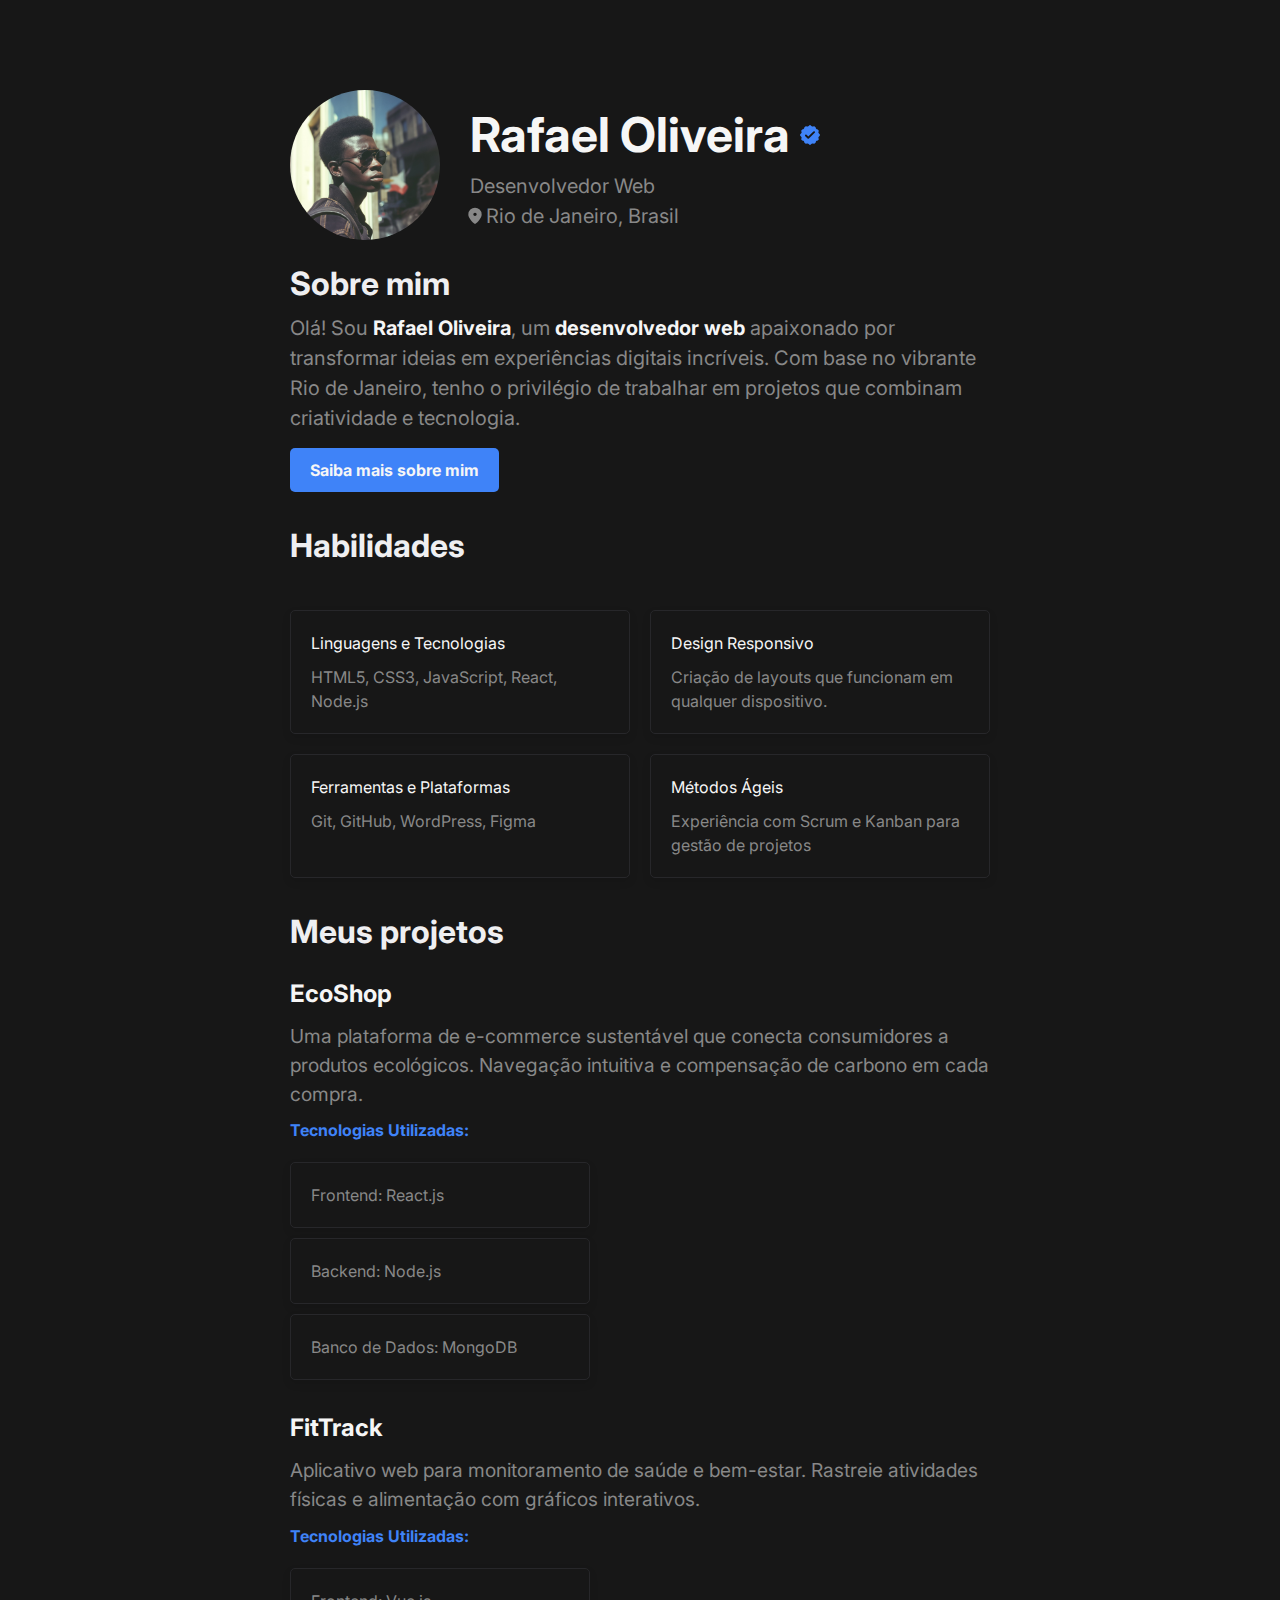
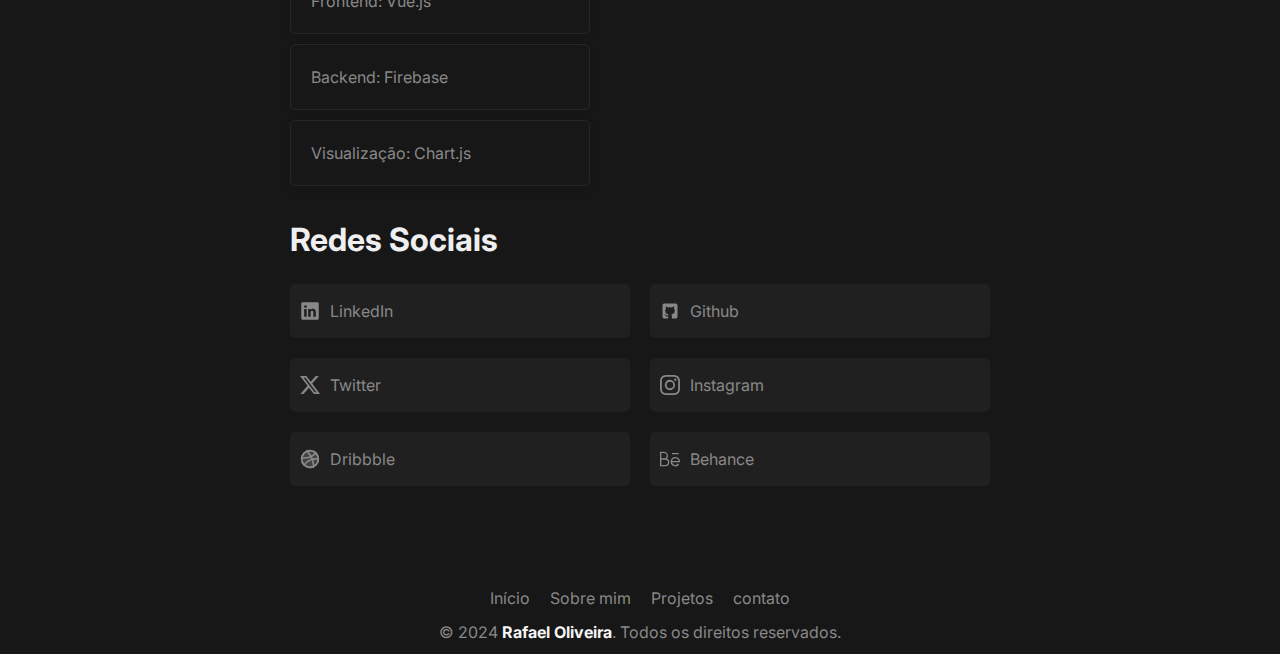
<file: index.html>
<!DOCTYPE html>
<html lang="en">
  <head>
    <link href="https://fonts.googleapis.com" rel="preconnect" />
    <link crossorigin href="https://fonts.gstatic.com" rel="preconnect" />
    <link
      href="https://fonts.googleapis.com/css2?family=Inter:ital,opsz,wght@0,14..32,100..900;1,14..32,100..900&display=swap"
      rel="stylesheet"
    />
    <meta charset="UTF-8" />
    <meta
      content="width=device-width, user-scalable=no, initial-scale=1.0, maximum-scale=1.0, minimum-scale=1.0"
      name="viewport"
    />
    <meta content="ie=edge" http-equiv="X-UA-Compatible" />
    <title>Rafael Oliveira</title>

    <link href="css/style.css" rel="stylesheet" />
    <link href="favicon.svg" rel="shortcut icon" type="image/svg" />
  </head>
  <body>
    <div class="main-layout">
      <header>
        <div class="container">
          <nav>
            <section class="profile-image">
              <a href="index.html">
                <img alt="Alex Smith photo" src="assets/profile.jpg"
              /></a>
              <div>
                <div class="title-verification">
                  <h1>Rafael Oliveira</h1>
                  <img
                    title="Verificado"
                    src="/assets/verification.svg"
                    alt="ícone de verificação "
                    title="Verificado"
                  />
                </div>
                <div>
                  <p>Desenvolvedor Web</p>
                  <p class="location">
                    <img
                      alt="ícone de localização"
                      src="/assets/location.svg"
                    />
                    Rio de Janeiro, Brasil
                  </p>
                </div>
              </div>
            </section>
          </nav>
        </div>
      </header>
      <main>
        <div class="container">
          <section class="header-text">
            <h2>Sobre mim</h2>
            <p class="about-me">
              Olá! Sou <span>Rafael Oliveira</span>, um
              <span>desenvolvedor web</span>
              apaixonado por transformar ideias em experiências digitais
              incríveis. Com base no vibrante Rio de Janeiro, tenho o privilégio
              de trabalhar em projetos que combinam criatividade e tecnologia.
            </p>

            <a class="btn-primary" href="about.html">Saiba mais sobre mim</a>
          </section>

          <section>
            <h2>Habilidades</h2>
            <ul class="skills">
              <li>
                <p>
                  <span>Linguagens e Tecnologias</span> HTML5, CSS3, JavaScript,
                  React, Node.js
                </p>
              </li>
              <li>
                <p>
                  <span>Design Responsivo</span> Criação de layouts que
                  funcionam em qualquer dispositivo.
                </p>
              </li>
              <li>
                <p>
                  <span>Ferramentas e Plataformas</span> Git, GitHub, WordPress,
                  Figma
                </p>
              </li>
              <li>
                <p>
                  <span>Métodos Ágeis</span> Experiência com Scrum e Kanban para
                  gestão de projetos
                </p>
              </li>
            </ul>
          </section>

          <section>
            <h2>Meus projetos</h2>

            <div class="cards-container">
              <a class="card" href="#">
                <h3>EcoShop</h3>
                <p>
                  Uma plataforma de e-commerce sustentável que conecta
                  consumidores a produtos ecológicos. Navegação intuitiva e
                  compensação de carbono em cada compra.
                </p>
                <h4>Tecnologias Utilizadas:</h4>
                <ul>
                  <li>Frontend: React.js</li>
                  <li>Backend: Node.js</li>
                  <li>Banco de Dados: MongoDB</li>
                </ul>
              </a>

              <a class="card" href="#">
                <h3>FitTrack</h3>
                <p>
                  Aplicativo web para monitoramento de saúde e bem-estar.
                  Rastreie atividades físicas e alimentação com gráficos
                  interativos.
                </p>
                <h4>Tecnologias Utilizadas:</h4>
                <ul>
                  <li>Frontend: Vue.js</li>
                  <li>Backend: Firebase</li>
                  <li>Visualização: Chart.js</li>
                </ul>
              </a>
            </div>
          </section>

          <section>
            <h2>Redes Sociais</h2>

            <ul class="social-links">
              <li>
                <a href="#">
                  <img alt="LinkedIn" src="/assets/linkedin.svg" />
                  LinkedIn
                </a>
              </li>
              <li>
                <a href="#">
                  <img alt="GitHub" src="/assets/github.svg" />
                  Github
                </a>
              </li>
              <li>
                <a href="#">
                  <img alt="Twitter" src="/assets/twitter.svg" />
                  Twitter
                </a>
              </li>

              <li>
                <a href="#">
                  <img alt="Instagram" src="/assets/instagram.svg" />
                  Instagram
                </a>
              </li>

              <li>
                <a href="#">
                  <img alt="Dribble" src="/assets/dribbble.svg" />
                  Dribbble
                </a>
              </li>

              <li>
                <a href="#">
                  <img alt="Behance" src="/assets/behance.svg" />
                  Behance
                </a>
              </li>
            </ul>
          </section>
        </div>
      </main>
      <footer>
        <div class="container">
          <nav>
            <ul class="footer-links">
              <li><a href="/">Início</a></li>
              <li><a href="about.html">Sobre mim</a></li>
              <li><a href="/projects.html">Projetos</a></li>
              <li><a href="/contact.html">contato</a></li>
            </ul>
          </nav>

          <p class="footer-text">
            &copy; 2024 <span>Rafael Oliveira</span>. Todos os direitos
            reservados.
          </p>
        </div>
      </footer>
    </div>
  </body>
</html>
</file>
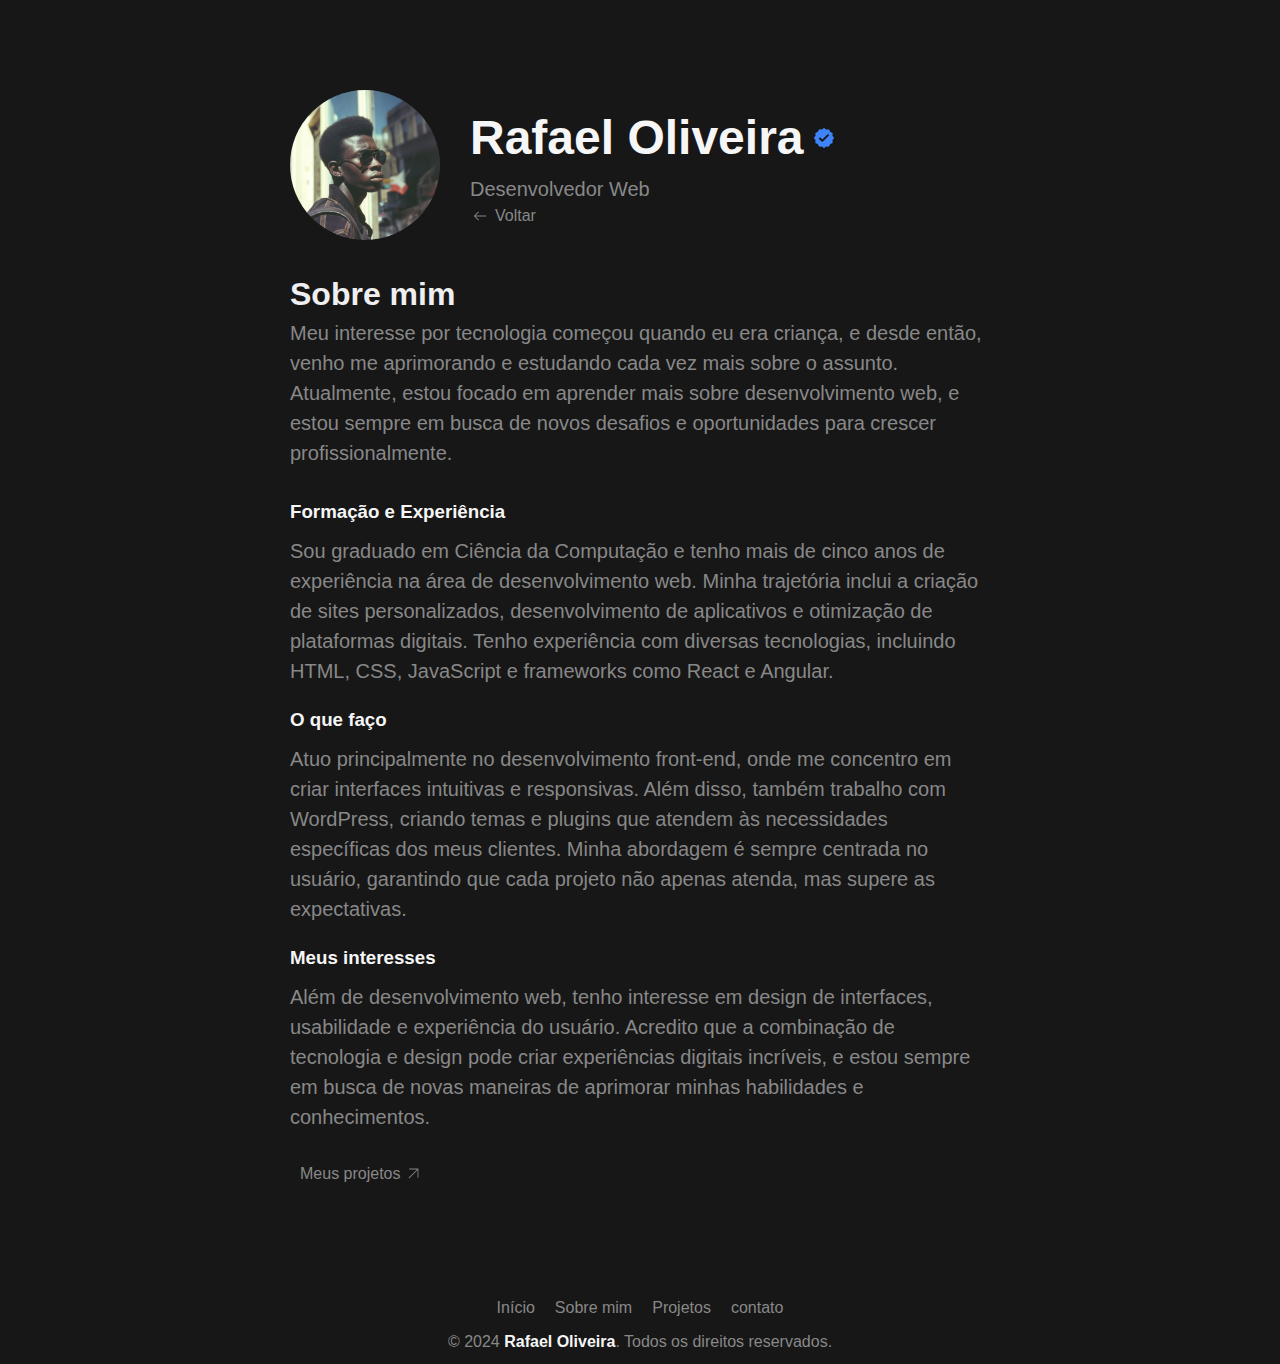
<file: about.html>
<!DOCTYPE html>
<html lang="pt-BR">
  <head>
    <meta charset="UTF-8" />
    <meta content="width=device-width, initial-scale=1.0" name="viewport" />
    <title>Rafael Oliveira - Sobre mim</title>
    <link href="css/style.css" rel="stylesheet" />
    <link href="css/about.css" rel="stylesheet" />
  </head>
  <body>
    <div class="main-layout">
      <header>
        <div class="container">
          <nav>
            <section class="profile-image">
              <a href="index.html">
                <img alt="Alex Smith photo" src="assets/profile.jpg"
              /></a>
              <div class="header-about">
                <div class="title-verification">
                  <h1>Rafael Oliveira</h1>
                  <img
                    title="Verificado"
                    src="/assets/verification.svg"
                    alt="ícone de verificação "
                  />
                </div>
                <p>Desenvolvedor Web</p>
                <a href="/">
                  <img
                    src="/assets/back.svg"
                    alt="Voltar para página inicial"
                  />
                  Voltar</a
                >
              </div>
            </section>
          </nav>
        </div>
      </header>
      <main>
        <div class="container">
          <section>
            <h2>Sobre mim</h2>
            <p>
              Meu interesse por tecnologia começou quando eu era criança, e
              desde então, venho me aprimorando e estudando cada vez mais sobre
              o assunto. Atualmente, estou focado em aprender mais sobre
              desenvolvimento web, e estou sempre em busca de novos desafios e
              oportunidades para crescer profissionalmente.
            </p>

            <div class="main-about">
              <div>
                <h3>Formação e Experiência</h3>
                <p>
                  Sou graduado em Ciência da Computação e tenho mais de cinco
                  anos de experiência na área de desenvolvimento web. Minha
                  trajetória inclui a criação de sites personalizados,
                  desenvolvimento de aplicativos e otimização de plataformas
                  digitais. Tenho experiência com diversas tecnologias,
                  incluindo HTML, CSS, JavaScript e frameworks como React e
                  Angular.
                </p>
              </div>

              <div>
                <h3>O que faço</h3>
                <p>
                  Atuo principalmente no desenvolvimento front-end, onde me
                  concentro em criar interfaces intuitivas e responsivas. Além
                  disso, também trabalho com WordPress, criando temas e plugins
                  que atendem às necessidades específicas dos meus clientes.
                  Minha abordagem é sempre centrada no usuário, garantindo que
                  cada projeto não apenas atenda, mas supere as expectativas.
                </p>
              </div>

              <div>
                <h3>Meus interesses</h3>
                <p>
                  Além de desenvolvimento web, tenho interesse em design de
                  interfaces, usabilidade e experiência do usuário. Acredito que
                  a combinação de tecnologia e design pode criar experiências
                  digitais incríveis, e estou sempre em busca de novas maneiras
                  de aprimorar minhas habilidades e conhecimentos.
                </p>
              </div>

              <a href="/projects.html" class="btn-project"
                >Meus projetos
                <img
                  src="/assets/code.svg"
                  alt="ícone de code referente a programação"
              /></a>
            </div>
          </section>
        </div>
      </main>
      <footer>
        <div class="container">
          <nav>
            <ul class="footer-links">
              <li><a href="/">Início</a></li>
              <li><a href="about.html">Sobre mim</a></li>
              <li><a href="/projects.html">Projetos</a></li>
              <li><a href="/contact.html">contato</a></li>
            </ul>
          </nav>

          <p class="footer-text">
            &copy; 2024 <span>Rafael Oliveira</span>. Todos os direitos
            reservados.
          </p>
        </div>
      </footer>
    </div>
  </body>
</html>
</file>
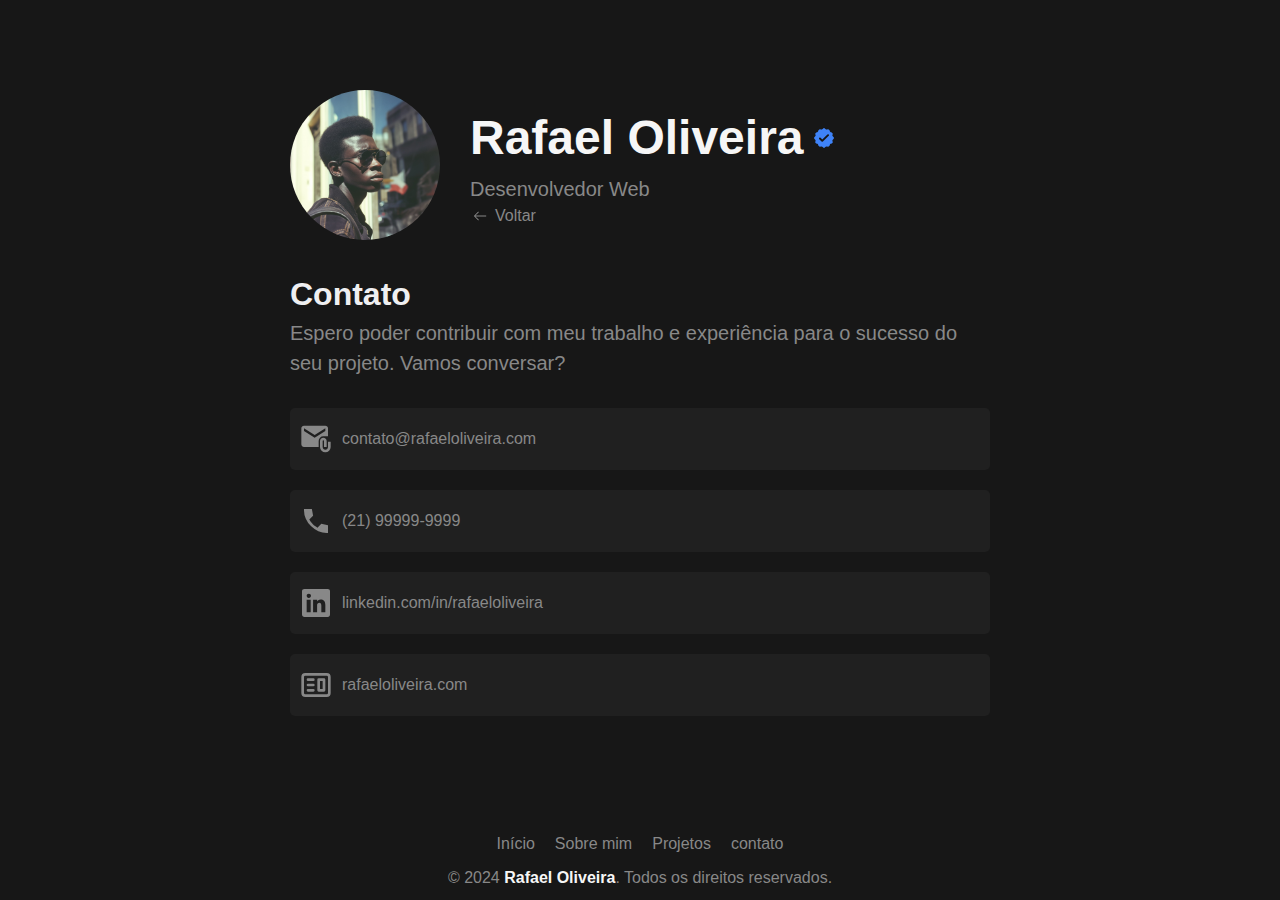
<file: contact.html>
<!DOCTYPE html>
<html lang="en">
  <head>
    <meta charset="UTF-8" />
    <meta name="viewport" content="width=device-width, initial-scale=1.0" />
    <link rel="stylesheet" href="css/style.css" />
    <link rel="stylesheet" href="css/contact.css" />
    <title>Rafael Oliveira - Contato</title>
  </head>
  <body>
    <div class="main-layout">
      <header>
        <div class="container">
          <nav>
            <section class="profile-image">
              <a href="index.html">
                <img alt="Alex Smith photo" src="assets/profile.jpg"
              /></a>
              <div class="header-about">
                <div class="title-verification">
                  <h1>Rafael Oliveira</h1>
                  <img
                    title="Verificado"
                    src="/assets/verification.svg"
                    alt="ícone de verificacao "
                  />
                </div>
                <p>Desenvolvedor Web</p>
                <a href="/">
                  <img
                    src="/assets/back.svg"
                    alt="Voltar para página inicial"
                  />
                  Voltar</a
                >
              </div>
            </section>
          </nav>
        </div>
      </header>
      <main>
        <div class="container">
          <section>
            <h2>Contato</h2>

            <p>
              Espero poder contribuir com meu trabalho e experiência para o
              sucesso do seu projeto. Vamos conversar?
            </p>

            <ul class="contact">
              <li>
                <a href="#"
                  ><img src="/assets/mail.svg" alt="icone de caixa de email" />
                  contato@rafaeloliveira.com</a
                >
              </li>
              <li>
                <a href="tel:+5521999999999">
                  <img src="/assets/phone.svg" alt="" />(21) 99999-9999</a
                >
              </li>
              <li>
                <a href="#">
                  <img
                    src="/assets/linkedin.svg"
                    alt=""
                  />linkedin.com/in/rafaeloliveira</a
                >
              </li>
              <li>
                <a href="# ">
                  <img src="/assets/site.svg" alt="" />rafaeloliveira.com</a
                >
              </li>
            </ul>
          </section>
        </div>
      </main>
      <footer>
        <div class="container">
          <nav>
            <ul class="footer-links">
              <li><a href="/">Início</a></li>
              <li><a href="about.html">Sobre mim</a></li>
              <li><a href="#">Projetos</a></li>
              <li><a href="/contact.html">contato</a></li>
            </ul>
          </nav>

          <p class="footer-text">
            &copy; 2024 <span>Rafael Oliveira</span>. Todos os direitos
            reservados.
          </p>
        </div>
      </footer>
    </div>
  </body>
</html>
</file>
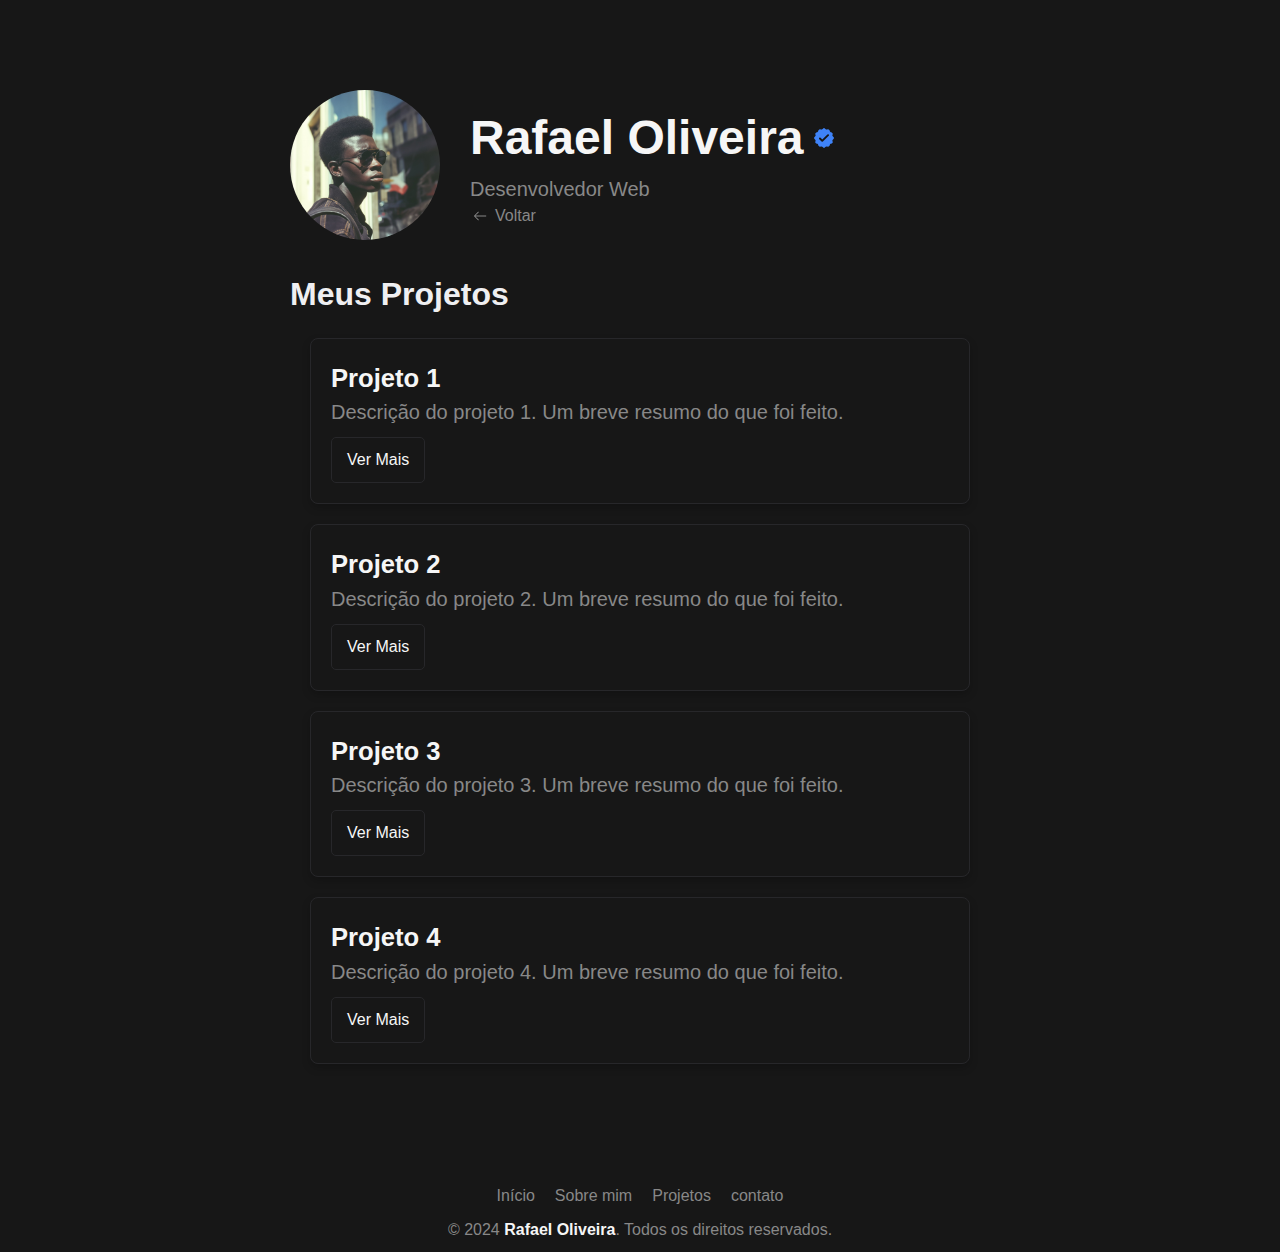
<file: projects.html>
<!DOCTYPE html>
<html lang="en">
  <head>
    <meta charset="UTF-8" />
    <meta name="viewport" content="width=device-width, initial-scale=1.0" />
    <link rel="stylesheet" href="css/style.css" />
    <link rel="stylesheet" href="css/project.css" />
    <title>Meus projetos</title>
  </head>
  <body>
    <div class="main-layout">
      <header>
        <div class="container">
          <nav>
            <section class="profile-image">
              <a href="index.html">
                <img alt="Alex Smith photo" src="assets/profile.jpg"
              /></a>
              <div class="header-about">
                <div class="title-verification">
                  <h1>Rafael Oliveira</h1>
                  <img
                    title="Verificado"
                    src="/assets/verification.svg"
                    alt="ícone de verificacao "
                  />
                </div>
                <p>Desenvolvedor Web</p>
                <a href="/">
                  <img
                    src="/assets/back.svg"
                    alt="Voltar para página inicial"
                  />
                  Voltar</a
                >
              </div>
            </section>
          </nav>
        </div>
      </header>
      <main>
        <div class="container">
          <section>
            <h2>Meus Projetos</h2>
            <div class="card-grid">
              <div class="card">
                <h2>Projeto 1</h2>
                <p>Descrição do projeto 1. Um breve resumo do que foi feito.</p>
                <a href="#" class="button">Ver Mais</a>
              </div>
              <div class="card">
                <h2>Projeto 2</h2>
                <p>Descrição do projeto 2. Um breve resumo do que foi feito.</p>
                <a href="#" class="button">Ver Mais</a>
              </div>
              <div class="card">
                <h2>Projeto 3</h2>
                <p>Descrição do projeto 3. Um breve resumo do que foi feito.</p>
                <a href="#" class="button">Ver Mais</a>
              </div>
              <div class="card">
                <h2>Projeto 4</h2>
                <p>Descrição do projeto 4. Um breve resumo do que foi feito.</p>
                <a href="#" class="button">Ver Mais</a>
              </div>
              <!-- Adicione mais cards conforme necessário -->
            </div>
          </section>
        </div>
      </main>
      <footer>
        <div class="container">
          <nav>
            <ul class="footer-links">
              <li><a href="/">Início</a></li>
              <li><a href="about.html">Sobre mim</a></li>
              <li><a href="/projects.html">Projetos</a></li>
              <li><a href="/contact.html">contato</a></li>
            </ul>
          </nav>

          <p class="footer-text">
            &copy; 2024 <span>Rafael Oliveira</span>. Todos os direitos
            reservados.
          </p>
        </div>
      </footer>
    </div>
  </body>
</html>
</file>
<file: css/style.css>
:root {
  --bg: #171717;
  --text: #f6f6f6;
  --paragraph: #888888;
  --primary: #3f83f8;
  --border: #27272a;
  --bg-card: #202020;
}

*,
*::before,
*::after {
  box-sizing: border-box;
  padding: 0;
  margin: 0;
}

* {
  margin: 0;
}

html {
  scroll-behavior: smooth;
}

body {
  line-height: 1.5;
  -webkit-font-smoothing: antialiased;
  font-family: "Inter", sans-serif;
  background-color: var(--bg);
  color: var(--text);
}

img,
picture,
video,
canvas,
svg {
  display: block;
  max-width: 100%;
}

input,
button,
textarea,
select {
  font: inherit;
}

p,
h1,
h2,
h3,
h4,
h5,
h6 {
  overflow-wrap: break-word;
}

p {
  color: var(--paragraph);
  font-size: clamp(1rem, 2vw, 1.25rem);
}

ul {
  list-style-type: none;
}

a {
  text-decoration: none;
  color: inherit;
}

section {
  margin-top: 30px;
}

.main-layout {
  display: grid;
  grid-template-rows: auto 1fr auto;
  height: 100vh;
}

.container {
  width: min(100% - 4rem, 700px);
  margin-inline: auto;
}

header {
  margin-top: 60px;
}

.nav-links {
  display: flex;
  gap: 20px;
}

.nav-links li a:hover {
  color: #b5b5b5;
}

nav img {
  width: 150px;
  height: 150px;
  border-radius: 50%;
  object-fit: cover;
}

.profile-image {
  display: flex;
  align-items: center;
  gap: 30px;
  flex-wrap: wrap;
}

.profile-image h1 {
  font-size: clamp(2rem, 5vw, 3rem);
}

.title-verification {
  display: flex;
  align-items: center;
  gap: 10px;
}
.title-verification img {
  width: 20px;
  height: 20px;
}

.header-text {
  margin-top: 20px;
  display: flex;
  flex-direction: column;
  gap: 5px;
}

h2 {
  color: #efeff1;
  font-size: clamp(1.5rem, 5vw, 2rem);
}

.about-me span {
  color: var(--text);
  font-weight: bold;
}

.location {
  display: flex;
  align-items: center;
  gap: 1px;
  margin-left: -5px;
}

.location img {
  width: 20px;
  height: 20px;
}

.btn-primary {
  background-color: var(--primary);
  width: fit-content;
  padding: 10px 20px;
  border-radius: 5px;
  margin-top: 10px;
  font-weight: bold;
  transition: all 0.3s;
  color: var(--text);
}

.btn-primary:hover {
  filter: brightness(0.8);
}

.skills {
  margin-top: 40px;
  display: grid;
  gap: 20px;
  grid-template-columns: repeat(auto-fill, minmax(250px, 1fr));
}

.skills span {
  color: var(--text);
}

.skills p {
  font-size: 1rem;
  display: grid;
  gap: 10px;
  grid-template-rows: auto 1fr;
}

.skills li {
  border: 1px solid var(--border);
  border-radius: 5px;
  padding: 20px;
  display: flex;
  flex-direction: column;
  justify-content: space-between;
  box-shadow: 0 4px 8px rgba(0, 0, 0, 0.1);
}

.cards-container {
  margin-top: 20px;
  display: grid;
  grid-template-columns: 1fr;
  gap: 30px;
}

.card {
  transition: all 0.3s;
}

.cards-container:hover .card {
  opacity: 0.2;
}

.cards-container .card:hover {
  opacity: 1;
}

.cards-container h3 {
  font-size: 1.5rem;
  margin-bottom: 10px;
}

.cards-container h4 {
  color: var(--primary);
  margin-bottom: 10px;
}

.cards-container p {
  font-size: 1.2rem;
  margin-bottom: 10px;
}

.cards-container ul {
  margin-top: 20px;
  display: grid;
  grid-template-columns: 1fr;
  width: 300px;
  gap: 10px;
}

.cards-container li {
  border: 1px solid var(--border);
  border-radius: 5px;
  color: var(--paragraph);
  padding: 20px;
  display: flex;
  flex-direction: column;
  justify-content: space-between;
  box-shadow: 0 4px 8px rgba(0, 0, 0, 0.1);
}

.social-links {
  margin-top: 20px;
  display: grid;
  grid-template-columns: repeat(auto-fill, minmax(250px, 1fr));
  gap: 20px;
}

.social-links li {
  background-color: var(--bg-card);
  border-radius: 5px;
  padding: 15px 10px;
}

.social-links img {
  width: 20px;
  height: 20px;
}

.social-links a {
  display: flex;
  align-items: center;
  color: var(--paragraph);

  gap: 10px;

  transition: all 0.3s;
}

.social-links a:hover {
  color: var(--primary);
}

footer {
  margin-top: 100px;
  text-align: center;
  color: var(--text);
}

.footer-text {
  font-size: 1rem;
  margin-bottom: 10px;
}

.footer-text span {
  color: var(--text);
  font-weight: bold;
}

.footer-links {
  display: flex;
  justify-content: center;
  gap: 20px;
  margin-bottom: 10px;
}

.footer-links a {
  color: var(--paragraph);
}

.footer-links a:hover {
  color: var(--primary);
}
</file>
<file: css/about.css>
.header-about {
  display: flex;
  flex-direction: column;
}

.header-about a {
  display: flex;
  align-items: center;
  gap: 5px;
  color: var(--paragraph);
}

.header-about a:hover {
  color: var(--primary);
}

.header-about img {
  width: 20px;
  height: 20px;
}

.main-about {
  display: grid;
  grid-template-columns: 1fr;
  gap: 20px;
  margin-top: 30px;
}

.main-about h3 {
  margin-bottom: 10px;
}

.btn-project {
  display: flex;
  gap: 3px;
  align-items: center;
  color: var(--paragraph);
  transition: color 0.3s, transform 0.3s;
  cursor: pointer;
  width: fit-content;
  padding: 10px;
}

.btn-project img {
  width: 20px;
  height: 20px;
  transition: transform 0.3s;
}

.btn-project:hover {
  color: var(--primary);
}

.btn-project:hover img {
  transform: rotate(45deg);
}
</file>
<file: css/contact.css>
.header-about {
  display: flex;
  flex-direction: column;
}

.header-about a {
  display: flex;
  align-items: center;
  gap: 5px;
  color: var(--paragraph);
}

.header-about a:hover {
  color: var(--primary);
}

.header-about img {
  width: 20px;
  height: 20px;
}

.contact {
  margin-top: 30px;
  grid-template-columns: 1fr;
  display: grid;
  gap: 20px;
}

.contact li {
  background-color: var(--bg-card);
  border-radius: 5px;
  padding: 15px 10px;
}

.contact a {
  color: var(--paragraph);
  display: flex;
  align-items: center;
  gap: 10px;
}

.contact strong {
  display: flex;
  align-items: center;
  gap: 10px;
}
</file>
<file: css/project.css>
.header-about {
  display: flex;
  flex-direction: column;
}

.header-about a {
  display: flex;
  align-items: center;
  gap: 5px;
  color: var(--paragraph);
}

.header-about a:hover {
  color: var(--primary);
}

.header-about img {
  width: 20px;
  height: 20px;
}

.card-grid {
  display: grid;
  grid-template-columns: 1fr;
  gap: 20px;
  padding: 20px;
}

.card {
  border: 1px solid var(--border);
  border-radius: 8px;
  padding: 20px;
  transition: transform 0.3s;
  box-shadow: 0 4px 8px rgba(0, 0, 0, 0.2);
  cursor: pointer;
}

.card:hover {
  transform: translateY(-5px);
  background-color: var(--bg-card);
}

.card h2 {
  color: var(--text);
  font-size: clamp(1.5rem, 2vw, 2rem);
}

.card p {
  color: var(--paragraph);
}

.button {
  display: inline-block;
  margin-top: 10px;
  padding: 10px 15px;
  color: var(--text);
  text-decoration: none;
  border-radius: 5px;
  transition: background-color 0.3s;
  border: 1px solid var(--border);
}

.button:hover {
  background-color: var(--primary);
  color: var(--bg-card);
}
</file>
